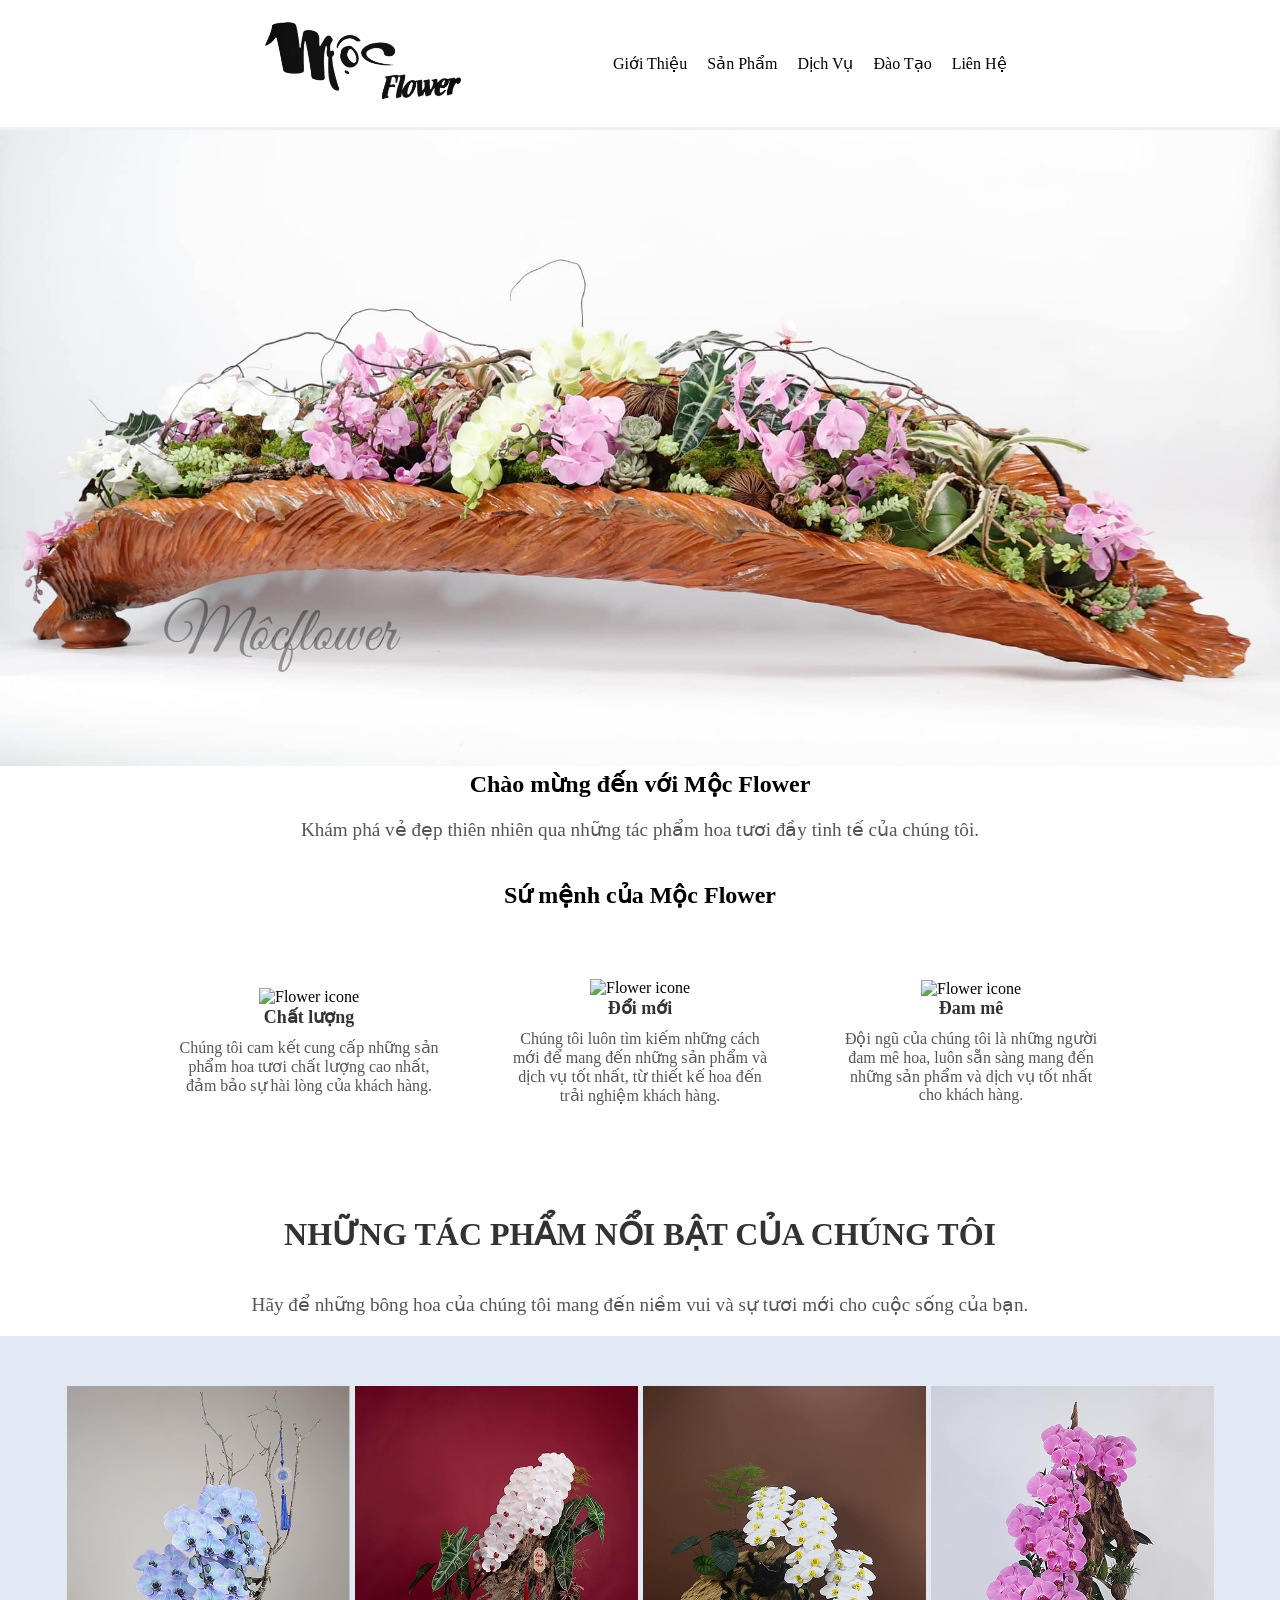
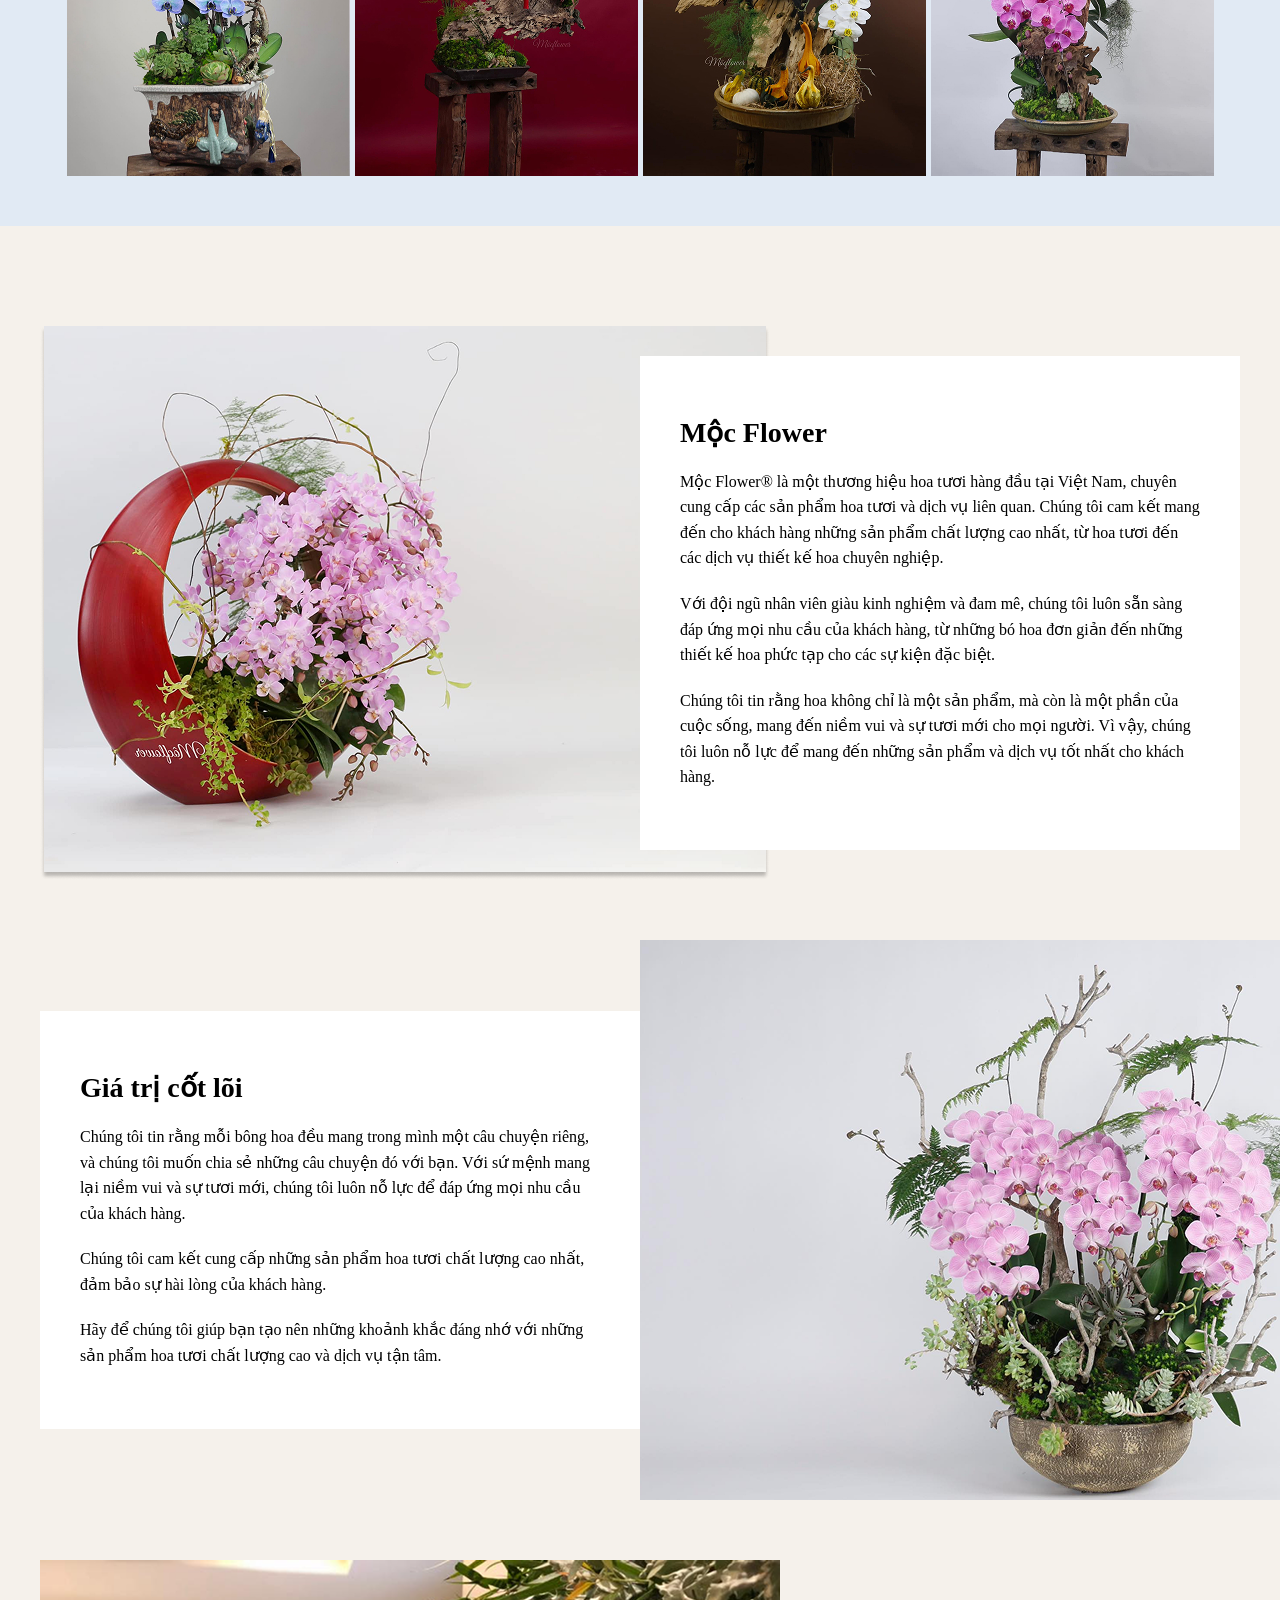
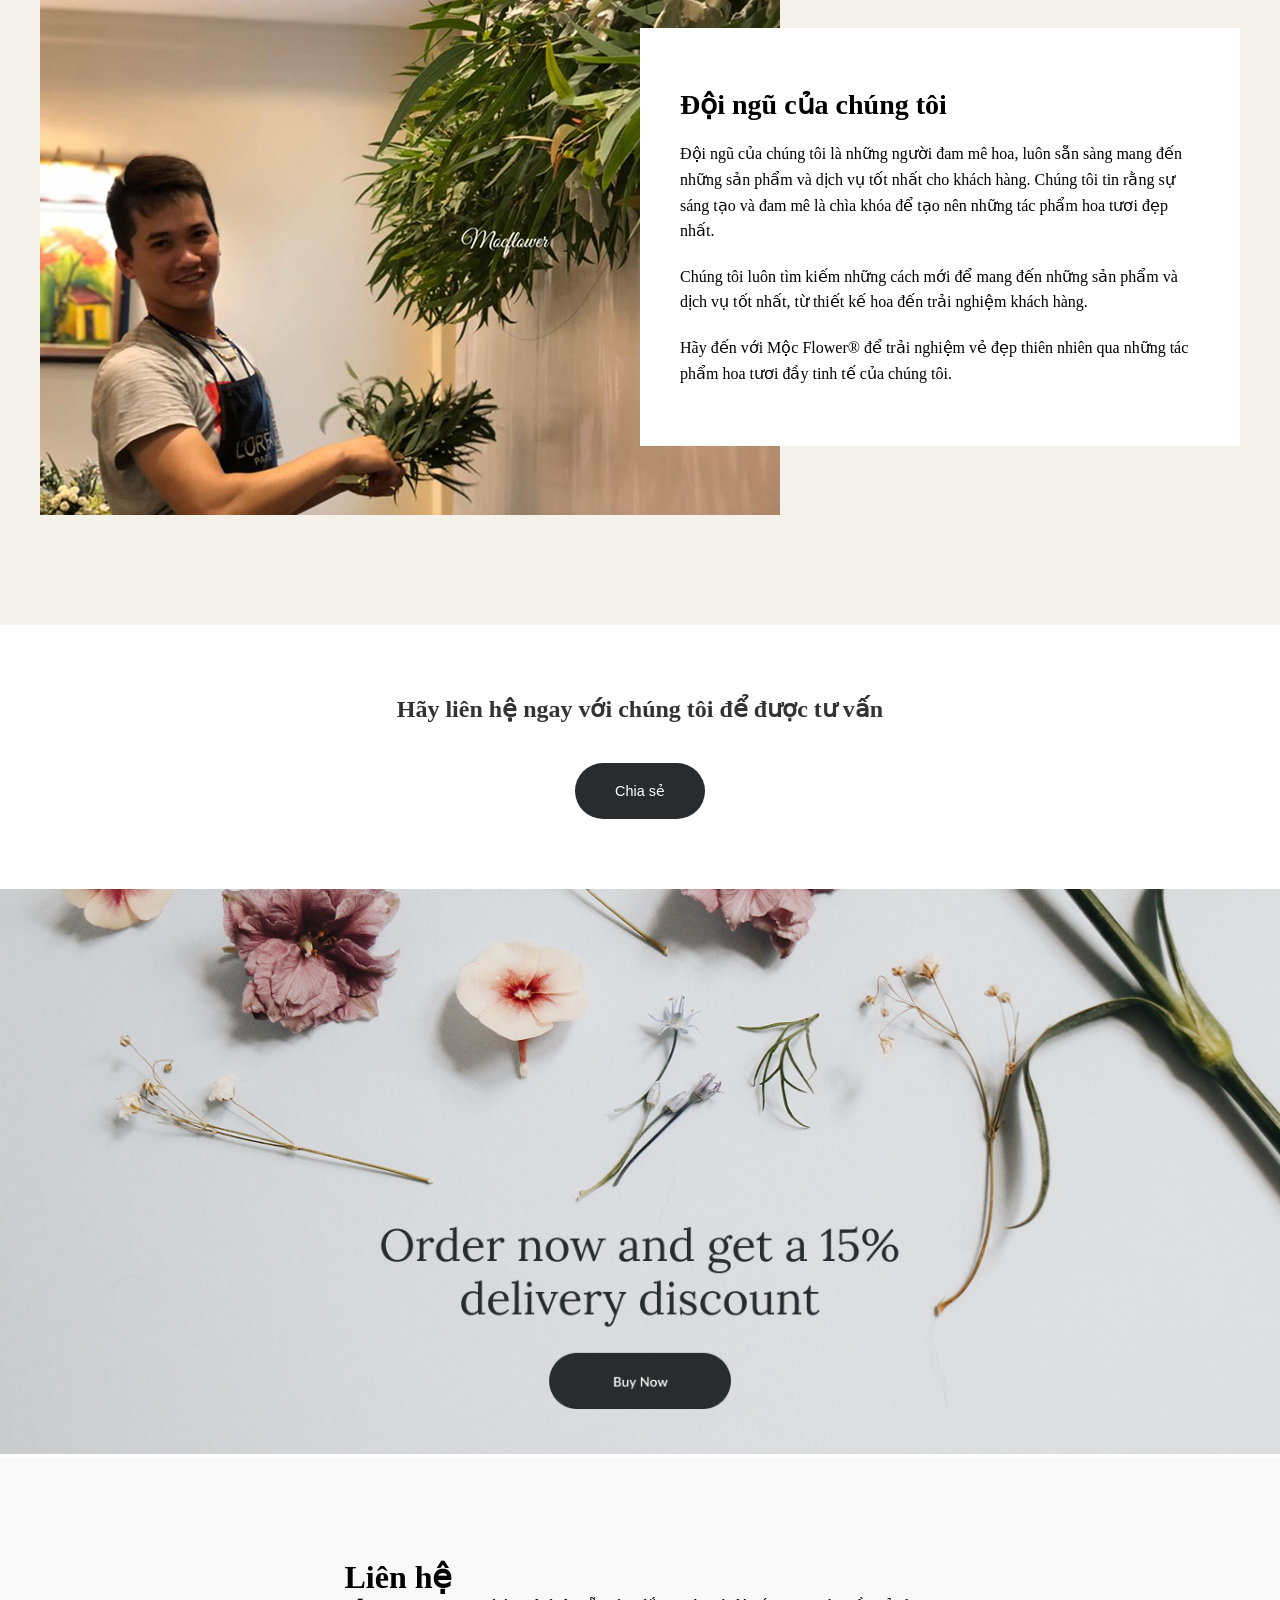
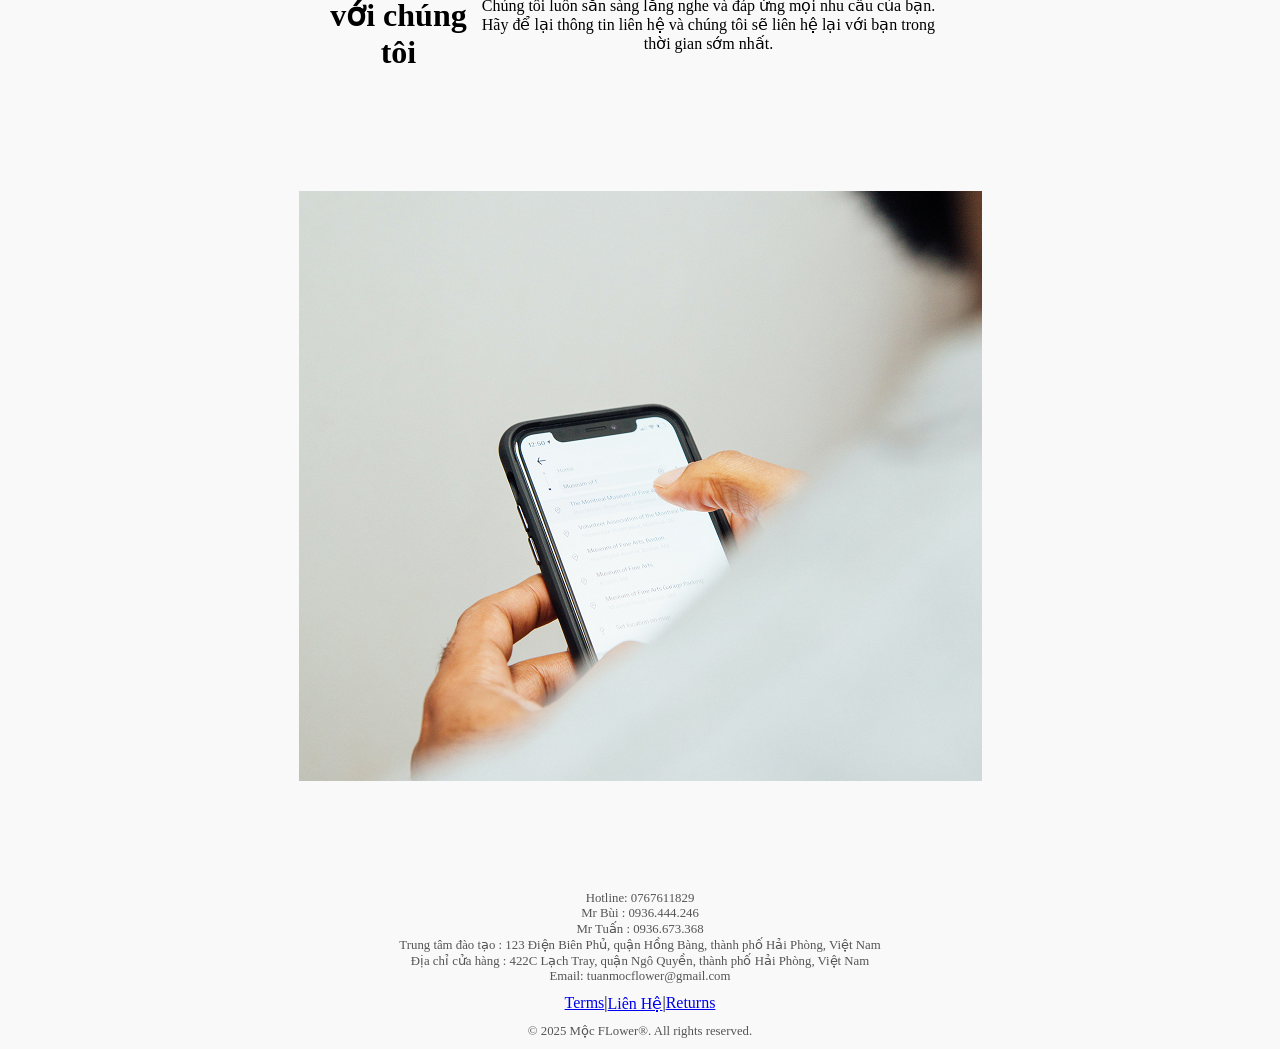
<file: index.html>
<!DOCTYPE html>
<html lang="en">
<head>
    <meta charset="UTF-8">
    <meta name="author" content="Bùi Thị Mỹ Anh - 0767611829">
    <meta name="description" content="Trang web chính thức của Mộc Flower®, nơi cung cấp các sản phẩm hoa tươi và dịch vụ liên quan.">
    <meta name="keywords" content="Mộc Flower, hoa tươi,lan hồ điệp, dịch vụ hoa, cửa hàng hoa, đào tạo từ cơ bản đến chuyên nghiệp">
    <title>Mộc Flower®</title>
    <link rel="icon" href="img/icon.png" type="image/png">
    <link rel="stylesheet" type="text/css" href="css/mystyle.css">
    <link rel="stylesheet" type="text/css" href="css/landing.css">
    <script src="java/script.js"></script>
</head>

<body>
    <header>
        <section class="banner">
            <section class="logo">
                <a href="index.html"><img src="img/logo.png" alt="Mộc Flower®"></a>
            </section>
            <nav class="nav-links">
                <a href="aboutus.html">Giới Thiệu</a>
                <a href="products.html">Sản Phẩm</a>
                <a href="services.html">Dịch Vụ</a>
                <a href="formation.html">Đào Tạo</a>
                <a href="contact.html">Liên Hệ</a>
            </nav>
        </section>
    </header>

    <section class="landing">
      <img src="img/66.jpg" alt="Landing Image">
    </section>

    <main>
      <section class="content">
        <h1> Chào mừng đến với Mộc Flower</h1>
        <p>Khám phá vẻ đẹp thiên nhiên qua những tác phẩm hoa tươi đầy tinh tế của chúng tôi.</p>
      </section>
      <section class="sumenh">
        <h2>Sứ mệnh của Mộc Flower</h2>
        <section class="mission">
            <section class="mission-item">
                <img scr="img/f1.png" alt="Flower icone">
                <h3>Chất lượng</h3>
                <p>Chúng tôi cam kết cung cấp những sản phẩm hoa tươi chất lượng cao nhất, đảm bảo sự hài lòng của khách hàng.</p>
            </section>
            <section class="mission-item">
                <img scr="img/f2.png" alt="Flower icone">
                <h3>Đổi mới</h3>
                <p>Chúng tôi luôn tìm kiếm những cách mới để mang đến những sản phẩm và dịch vụ tốt nhất, từ thiết kế hoa đến trải nghiệm khách hàng.</p>
            </section>
            <section class="mission-item">
                <img scr="img/f3.png" alt="Flower icone">
                <h3>Đam mê</h3>
                <p>Đội ngũ của chúng tôi là những người đam mê hoa, luôn sẵn sàng mang đến những sản phẩm và dịch vụ tốt nhất cho khách hàng.</p>
            </section>
        </section>
      </section>

      <section class="content">
          <h2>NHỮNG TÁC PHẨM NỔI BẬT CỦA CHÚNG TÔI</h2>
          <p>Hãy để những bông hoa của chúng tôi mang đến niềm vui và sự tươi mới cho cuộc sống của bạn.</p>
          <section class="gallery">
              <img src="img/p1.jpg" alt="Flower 1">
              <img src="img/p2.jpg" alt="Flower 3">
              <img src="img/p3.jpg" alt="Flower 4">
              <img src="img/p4.jpg" alt="Flower 5">
          </section>
      </section>

      <section class="aboutus">
        <article>
            <section class="aboutus-image">
                <img src="img/gth2.png" alt="About Us Image">
            </section>
            <section class="aboutus-content">
                <h2>Mộc Flower</h2>
                <p>Mộc Flower® là một thương hiệu hoa tươi hàng đầu tại Việt Nam, chuyên cung cấp các sản phẩm hoa tươi và dịch vụ liên quan. Chúng tôi cam kết mang đến cho khách hàng những sản phẩm chất lượng cao nhất, từ hoa tươi đến các dịch vụ thiết kế hoa chuyên nghiệp.</p>
                <p>Với đội ngũ nhân viên giàu kinh nghiệm và đam mê, chúng tôi luôn sẵn sàng đáp ứng mọi nhu cầu của khách hàng, từ những bó hoa đơn giản đến những thiết kế hoa phức tạp cho các sự kiện đặc biệt.</p>
                <p> Chúng tôi tin rằng hoa không chỉ là một sản phẩm, mà còn là một phần của cuộc sống, mang đến niềm vui và sự tươi mới cho mọi người. Vì vậy, chúng tôi luôn nỗ lực để mang đến những sản phẩm và dịch vụ tốt nhất cho khách hàng.</p>
            </section>
        </article>
        <article >
            <section class="aboutus-content">
                <h2>Giá trị cốt lõi</h2>
                <p>Chúng tôi tin rằng mỗi bông hoa đều mang trong mình một câu chuyện riêng, và chúng tôi muốn chia sẻ những câu chuyện đó với bạn. Với sứ mệnh mang lại niềm vui và sự tươi mới, chúng tôi luôn nỗ lực để đáp ứng mọi nhu cầu của khách hàng.</p>
                <p>Chúng tôi cam kết cung cấp những sản phẩm hoa tươi chất lượng cao nhất, đảm bảo sự hài lòng của khách hàng.</p>
                <p>Hãy để chúng tôi giúp bạn tạo nên những khoảnh khắc đáng nhớ với những sản phẩm hoa tươi chất lượng cao và dịch vụ tận tâm.</p>
            </section>
            <section class="aboutus-image">
                <img src="img/gth1.png" alt="About Us Image">
            </section>
        </article>
        <article>
            <section class="aboutus-image">
                <img src="img/gth3.png" alt="About Us Image">
            </section>
            <section class="aboutus-content">
                <h2>Đội ngũ của chúng tôi</h2>
                <p>Đội ngũ của chúng tôi là những người đam mê hoa, luôn sẵn sàng mang đến những sản phẩm và dịch vụ tốt nhất cho khách hàng. Chúng tôi tin rằng sự sáng tạo và đam mê là chìa khóa để tạo nên những tác phẩm hoa tươi đẹp nhất.</p>
                <p>Chúng tôi luôn tìm kiếm những cách mới để mang đến những sản phẩm và dịch vụ tốt nhất, từ thiết kế hoa đến trải nghiệm khách hàng.</p>
                <p>Hãy đến với Mộc Flower® để trải nghiệm vẻ đẹp thiên nhiên qua những tác phẩm hoa tươi đầy tinh tế của chúng tôi.</p>
            </section>
            
        </article>
    </section>
    <section class="quote">
        <h3>Hãy liên hệ ngay với chúng tôi để được tư vấn</h2>
        <input type="button" onclick="request();" name="Hoàn tất" value="Chia sẻ"></input>
    </section>

    <section class="landing">
      <img src="img/index2.png" alt="Landing Image">
    </section>

    <section class="contact">
        <div>
            <h2>Liên hệ với chúng tôi</h2>
            <p>Chúng tôi luôn sẵn sàng lắng nghe và đáp ứng mọi nhu cầu của bạn. Hãy để lại thông tin liên hệ và chúng tôi sẽ liên hệ lại với bạn trong thời gian sớm nhất.</p>
        </div>
        <div>
            <img src="img/lh1.jpg" alt="Contact Image">
        </div>
    </section>

    </main>

    <footer>
        <div class="address">
            <p>Hotline: 0767611829</p>
            <p>Mr Bùi : 0936.444.246 </p>
            <p>Mr Tuấn : 0936.673.368</p>
            <p>Trung tâm đào tạo : 123 Điện Biên Phủ, quận Hồng Bàng, thành phố Hải Phòng, Việt Nam </p>
            <p>Địa chỉ cửa hàng : 422C Lạch Tray, quận Ngô Quyền, thành phố Hải Phòng, Việt Nam</p> 
            <p>Email: tuanmocflower@gmail.com</p>
        </div>
        <div class="footer-links">
          <a href="#">Terms</a> |
          <a href="contact.html">Liên Hệ</a> |
          <a href="#">Returns</a>
        </div>
        <p>&copy; 2025 Mộc FLower®. All rights reserved.</p>
    </footer>
</body>
</html>
</file>
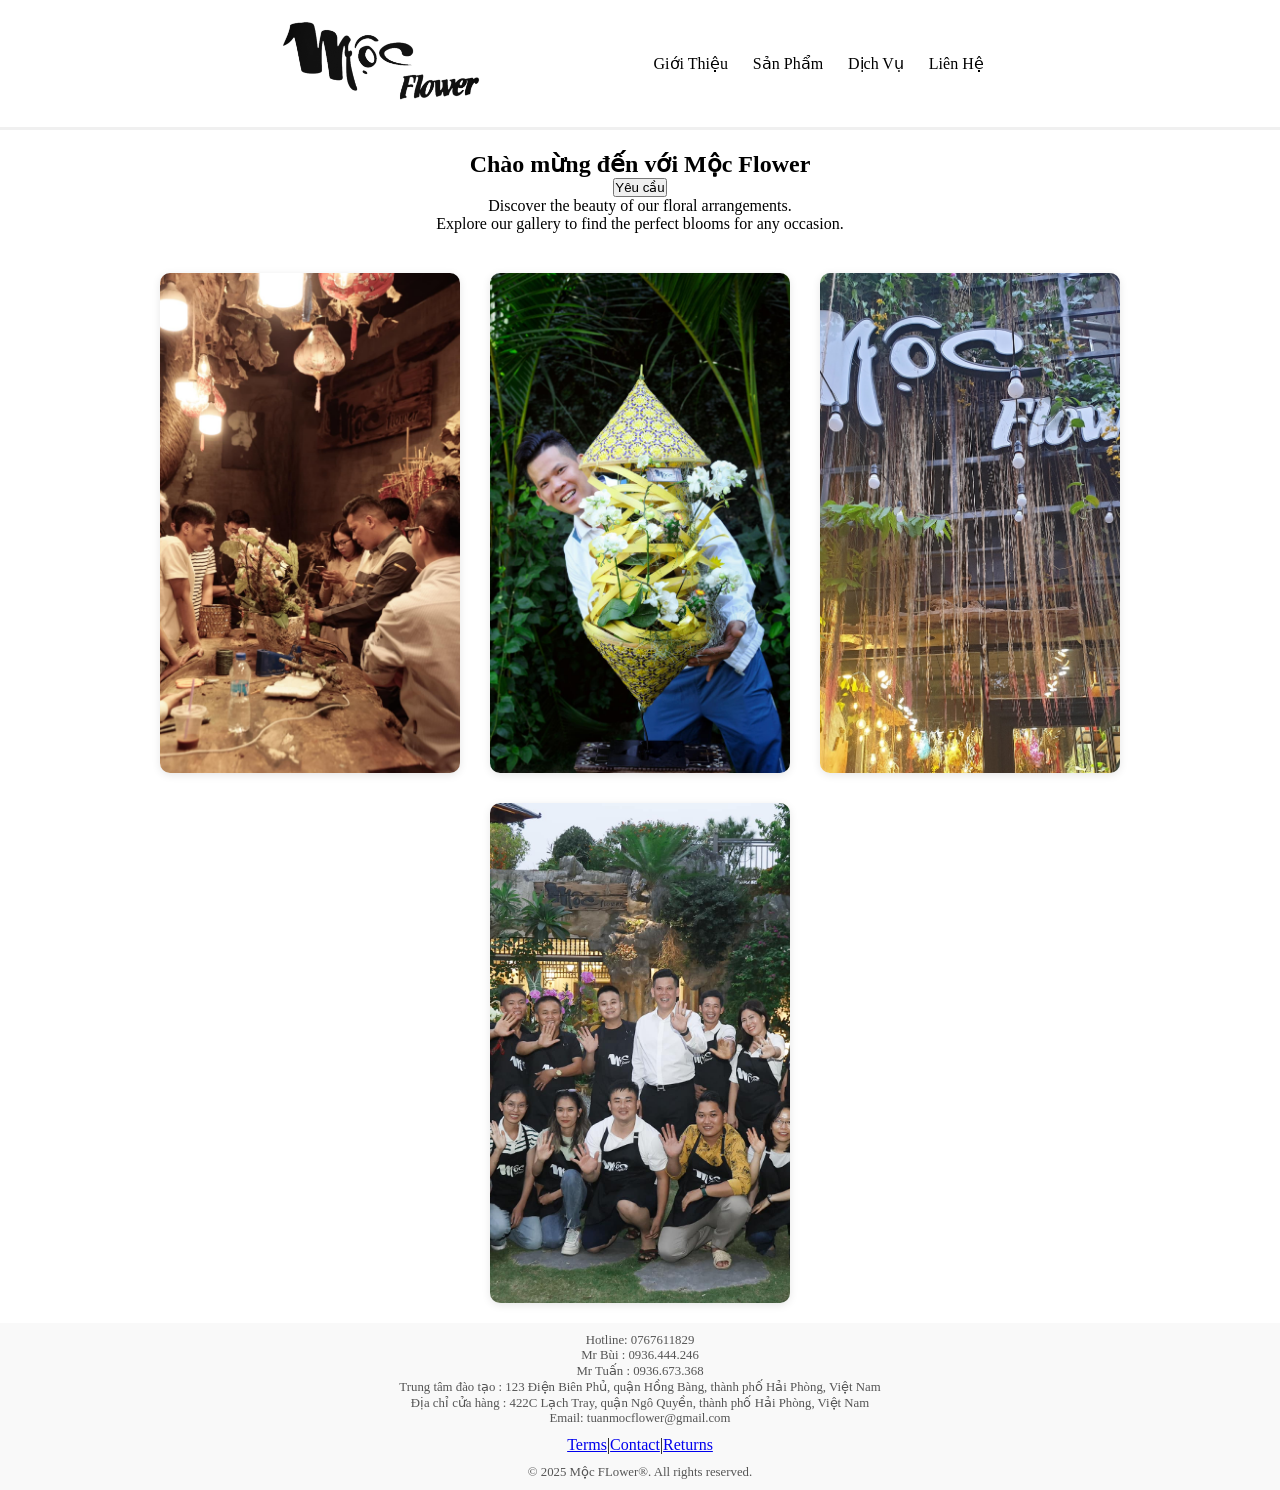
<file: aboutus.html>
<!DOCTYPE html>
<html lang="en">
<head>
    <meta charset="UTF-8">
    <meta name="author" content="Bùi Thị Mỹ Anh - 0767611829">
    <meta name="description" content="Trang web chính thức của Mộc Flower®, nơi cung cấp các sản phẩm hoa tươi và dịch vụ liên quan.">
    <meta name="keywords" content="Mộc Flower, hoa tươi,lan hồ điệp, dịch vụ hoa, cửa hàng hoa, đào tạo từ cơ bản đến chuyên nghiệp">
    <title>Mộc Flower®</title>
    <link rel="icon" href="img/icon.png" type="image/png">
    <link rel="stylesheet" type="text/css" href="css/mystyle.css">
    <link rel="stylesheet" type="text/css" href="css/aboutus.css">
    <script src="java/script.js"></script>
</head>

<body> 
    <header>
        <section class="banner">
            <section class="logo">
                <a href="index.html"><img src="img/logo.png" alt="Mộc Flower®"></a>
            </section>
            <nav class="nav-links">
                <a href="aboutus.html">Giới Thiệu</a>
                <a href="products.html">Sản Phẩm</a>
                <a href="services.html">Dịch Vụ</a>
                <a href="contact.html">Liên Hệ</a>
            </nav>
        </section>
    </header>

    <main>
        <section class="content">
            <h1>Chào mừng đến với Mộc Flower</h1>
            <input type="button" onclick="request();" name="Hoàn tất" value="Yêu cầu"></input>
            <p>Discover the beauty of our floral arrangements.</p>
            <p>Explore our gallery to find the perfect blooms for any occasion.</p>
        </section>

        <section class="gallery">
            <img src="img/88.jpg" alt="Flower 1">
            <img src="img/5.jpg" alt="Flower 3">
            <img src="img/16.jpg" alt="Flower 1">
            <img src="img/55.jpg" alt="Flower 3">
        </section>
    </main>
    
    <footer>
        <div class="address">
            <p>Hotline: 0767611829</p>
            <p>Mr Bùi : 0936.444.246 </p>
            <p>Mr Tuấn : 0936.673.368</p>
            <p>Trung tâm đào tạo : 123 Điện Biên Phủ, quận Hồng Bàng, thành phố Hải Phòng, Việt Nam </p>
            <p>Địa chỉ cửa hàng : 422C Lạch Tray, quận Ngô Quyền, thành phố Hải Phòng, Việt Nam</p> 
            <p>Email: tuanmocflower@gmail.com</p>
        </div>
        <div class="footer-links">
          <a href="#">Terms</a> |
          <a href="#">Contact</a> |
          <a href="#">Returns</a>
        </div>
        <p>&copy; 2025 Mộc FLower®. All rights reserved.</p>
    </footer>
</body>
</html>
</file>
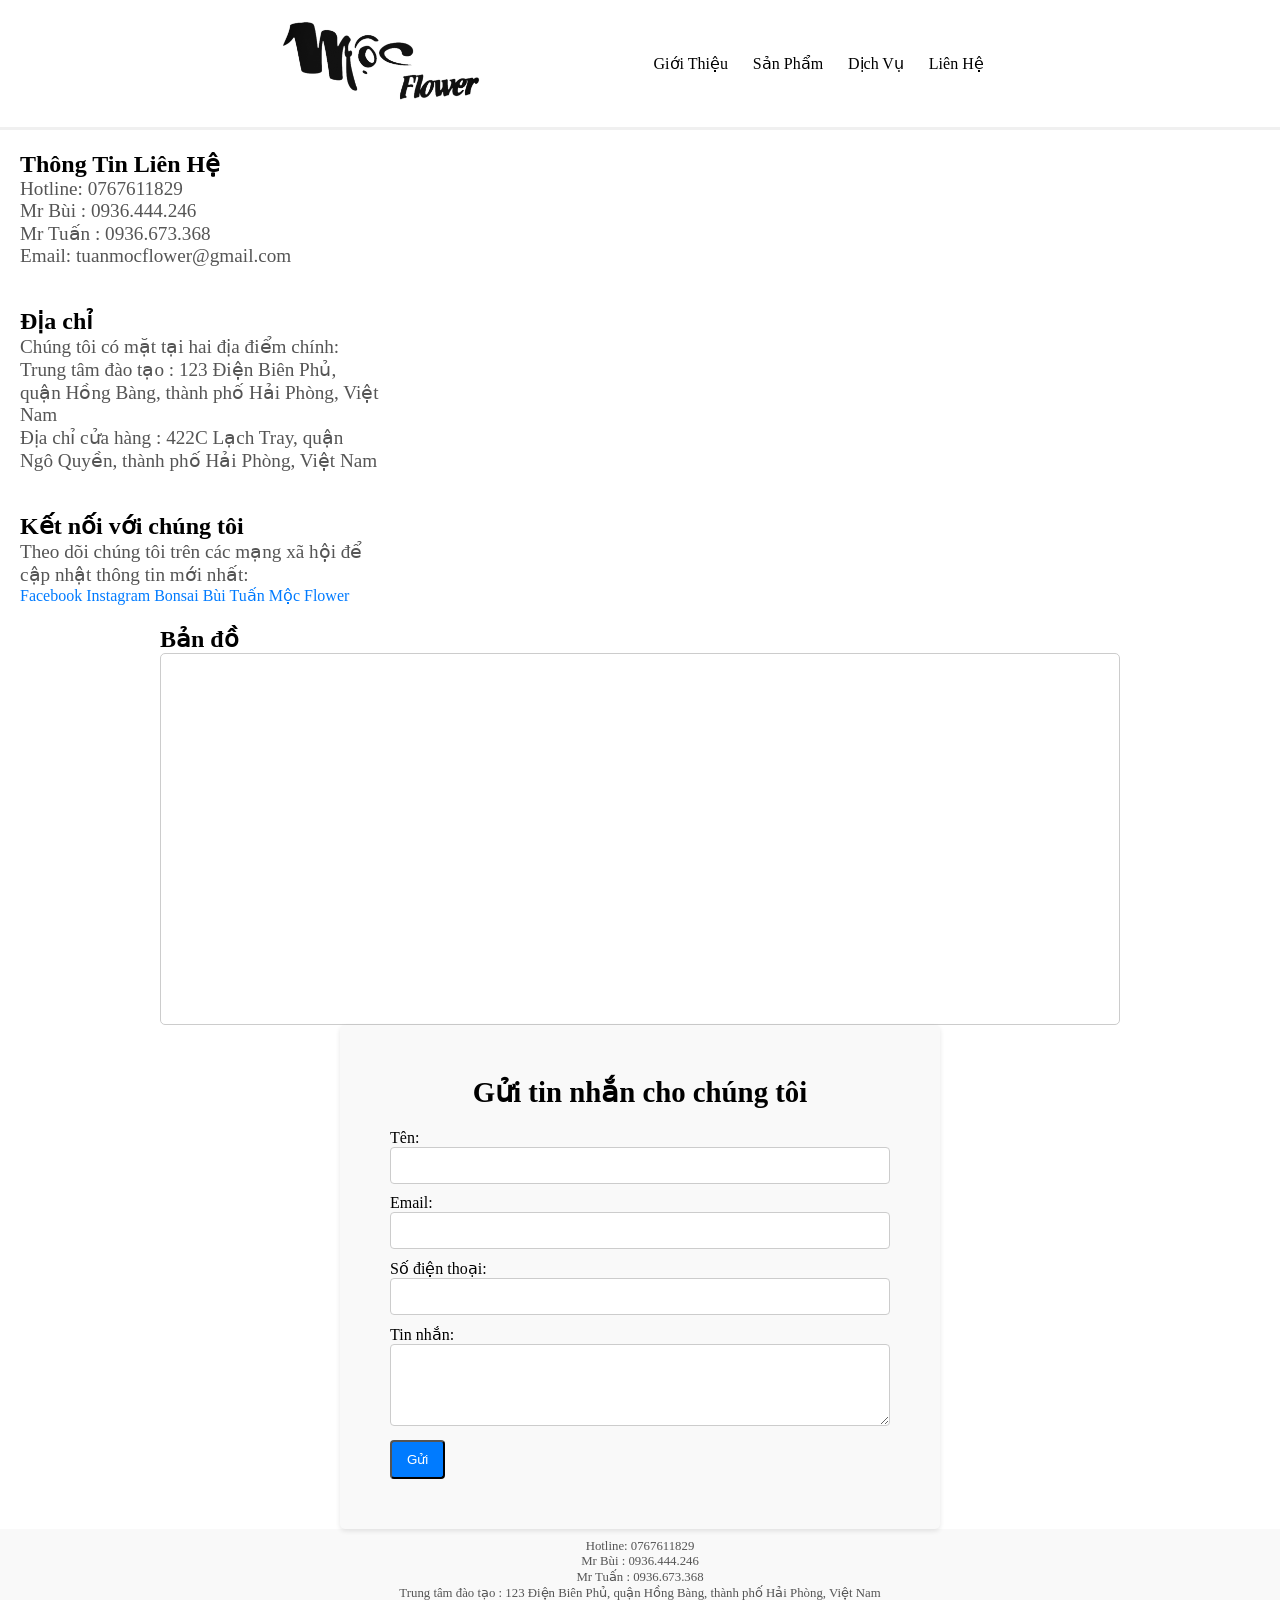
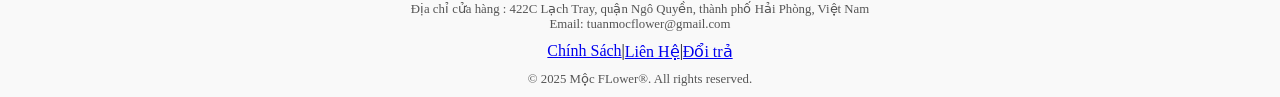
<file: contact.html>
<!DOCTYPE html>
<html lang="en">
<head>
    <meta charset="UTF-8">
    <meta name="author" content="Bùi Thị Mỹ Anh - 0767611829">
    <meta name="description" content="Trang web chính thức của Mộc Flower®, nơi cung cấp các sản phẩm hoa tươi và dịch vụ liên quan.">
    <meta name="keywords" content="Mộc Flower, hoa tươi,lan hồ điệp, dịch vụ hoa, cửa hàng hoa, đào tạo từ cơ bản đến chuyên nghiệp">
    <title>Mộc Flower®</title>
    <link rel="icon" href="img/icon.png" type="image/png">
    <link rel="stylesheet" type="text/css" href="css/mystyle.css">
    <link rel="stylesheet" type="text/css" href="css/contact.css">
    <script src="java/script.js"></script>
</head>

<body>
    <header>
        <section class="banner">
            <section class="logo">
                <a href="index.html"><img src="img/logo.png" alt="Mộc Flower®"></a>
            </section>
            <nav class="nav-links">
                <a href="aboutus.html">Giới Thiệu</a>
                <a href="products.html">Sản Phẩm</a>
                <a href="services.html">Dịch Vụ</a>
                <a href="contact.html">Liên Hệ</a>
            </nav>
        </section>
    </header>

    <main>
        <section class="contact">
            <h2>Thông Tin Liên Hệ</h2>
            <p>Hotline: 0767611829</p>
            <p>Mr Bùi : 0936.444.246 </p>
            <p>Mr Tuấn : 0936.673.368</p>
            <p>Email: tuanmocflower@gmail.com</p>
        </section>
        <section class="contact">
            <h2>Địa chỉ</h2>
            <p>Chúng tôi có mặt tại hai địa điểm chính:</p>
            <p>Trung tâm đào tạo : 123 Điện Biên Phủ, quận Hồng Bàng, thành phố Hải Phòng, Việt Nam</p>
            <p>Địa chỉ cửa hàng : 422C Lạch Tray, quận Ngô Quyền, thành phố Hải Phòng, Việt Nam</p> 
        </section>
        <section class="contact">
            <h2>Kết nối với chúng tôi</h2>
            <p>Theo dõi chúng tôi trên các mạng xã hội để cập nhật thông tin mới nhất:</p>
            <ul>
                <a href="https://www.facebook.com/Mocflower.422cLachTray" target="_blank">Facebook</a>
                <a href="https://www.instagram.com/mocflower.shop" target="_blank">Instagram</a>
                <a href="https://www.facebook.com/bui.hoang.336" target="_blank">Bonsai Bùi</a>
                <a href="https://www.facebook.com/tuan.hp.983897" target="_blank">Tuấn Mộc Flower</a>
            </ul>
        </section>

        <section class="map">
            <h2>Bản đồ</h2>
            <iframe src="https://www.google.com/maps/embed/v1/place?q=422C+Lạch+Tray,+quận+Ngô+Quyền,+thành+phố+Hải+Phòng,+Việt+Nam&key=AIzaSyBFw0Qbyq9zTFTd-tUY6dZWTgaQzuU17R8"></iframe>
        </section>

        <section class="contact-form">
            <h2>Gửi tin nhắn cho chúng tôi</h2>
            <form action="submit_form.php" method="post">
                <label for="name">Tên:</label>
                <input type="text" id="name" name="name" required>

                <label for="email">Email:</label>
                <input type="email" id="email" name="email">

                <label for="phone number">Số điện thoại:</label>
                <input type="number" id="phone number" name="phone number" required>

                <label for="message">Tin nhắn:</label>
                <textarea id="message" name="message" rows="4" required></textarea>

                <button type="submit">Gửi</button>
            </form>
        </section>  
    </main>

    <footer>
        <div class="address">
            <p>Hotline: 0767611829</p>
            <p>Mr Bùi : 0936.444.246 </p>
            <p>Mr Tuấn : 0936.673.368</p>
            <p>Trung tâm đào tạo : 123 Điện Biên Phủ, quận Hồng Bàng, thành phố Hải Phòng, Việt Nam </p>
            <p>Địa chỉ cửa hàng : 422C Lạch Tray, quận Ngô Quyền, thành phố Hải Phòng, Việt Nam</p> 
            <p>Email: tuanmocflower@gmail.com</p>
        </div>
        <div class="footer-links">
          <a href="#">Chính Sách</a> |
          <a href="contact.html">Liên Hệ</a> |
          <a href="#">Đổi trả</a>
        </div>
        <p>&copy; 2025 Mộc FLower®. All rights reserved.</p>
    </footer>
</body>
</html>
</file>
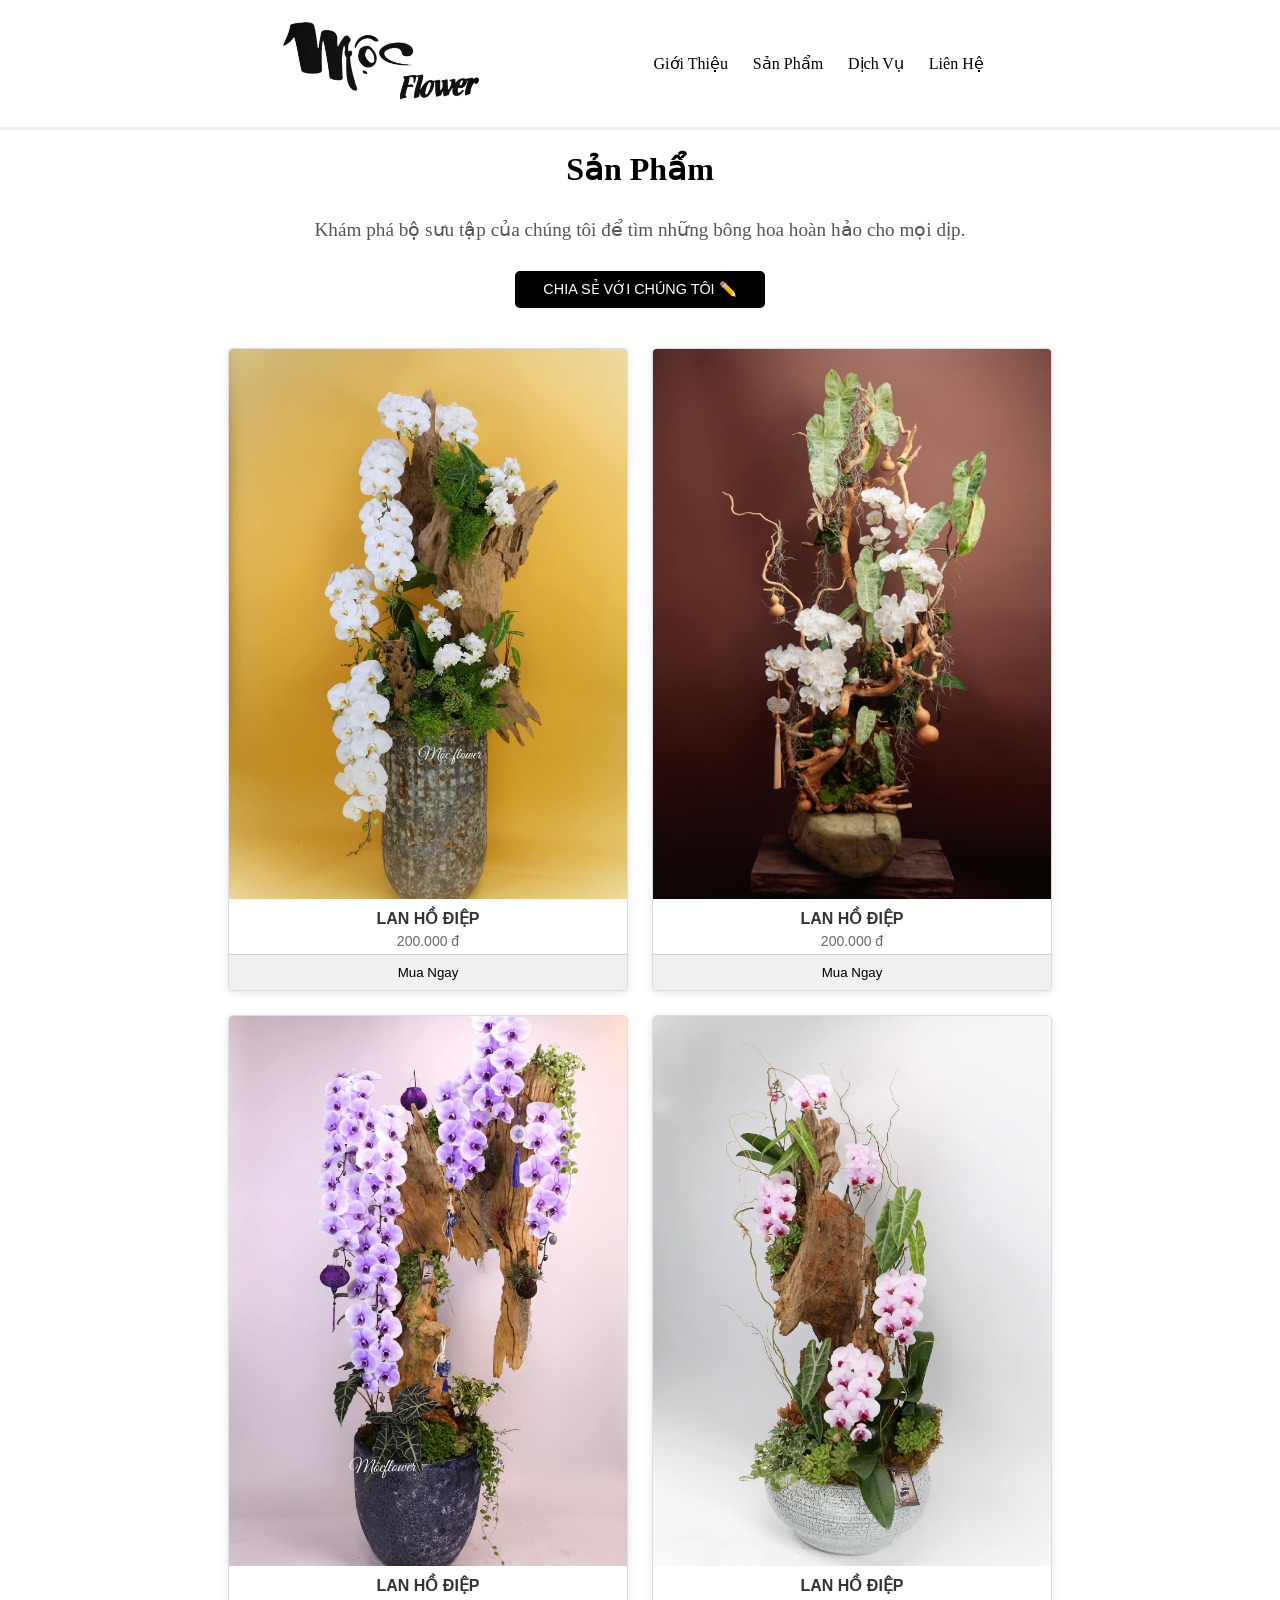
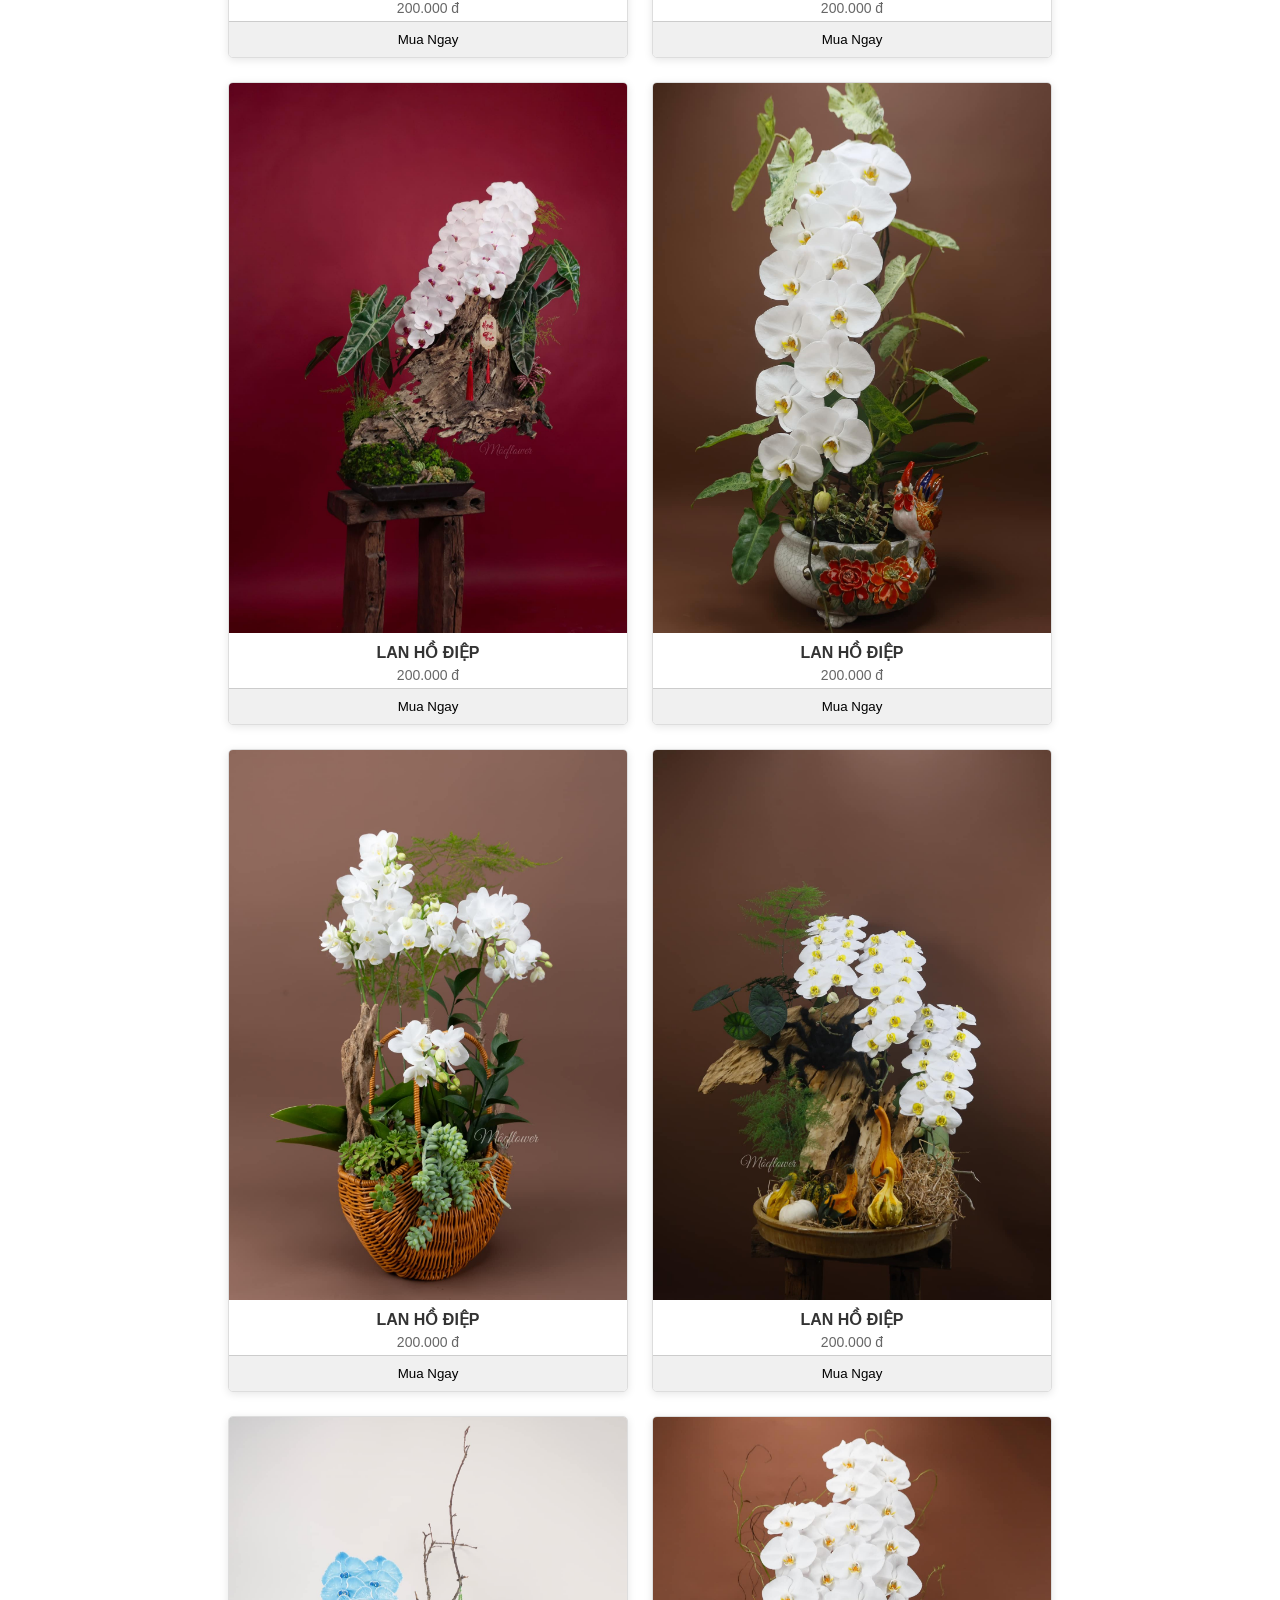
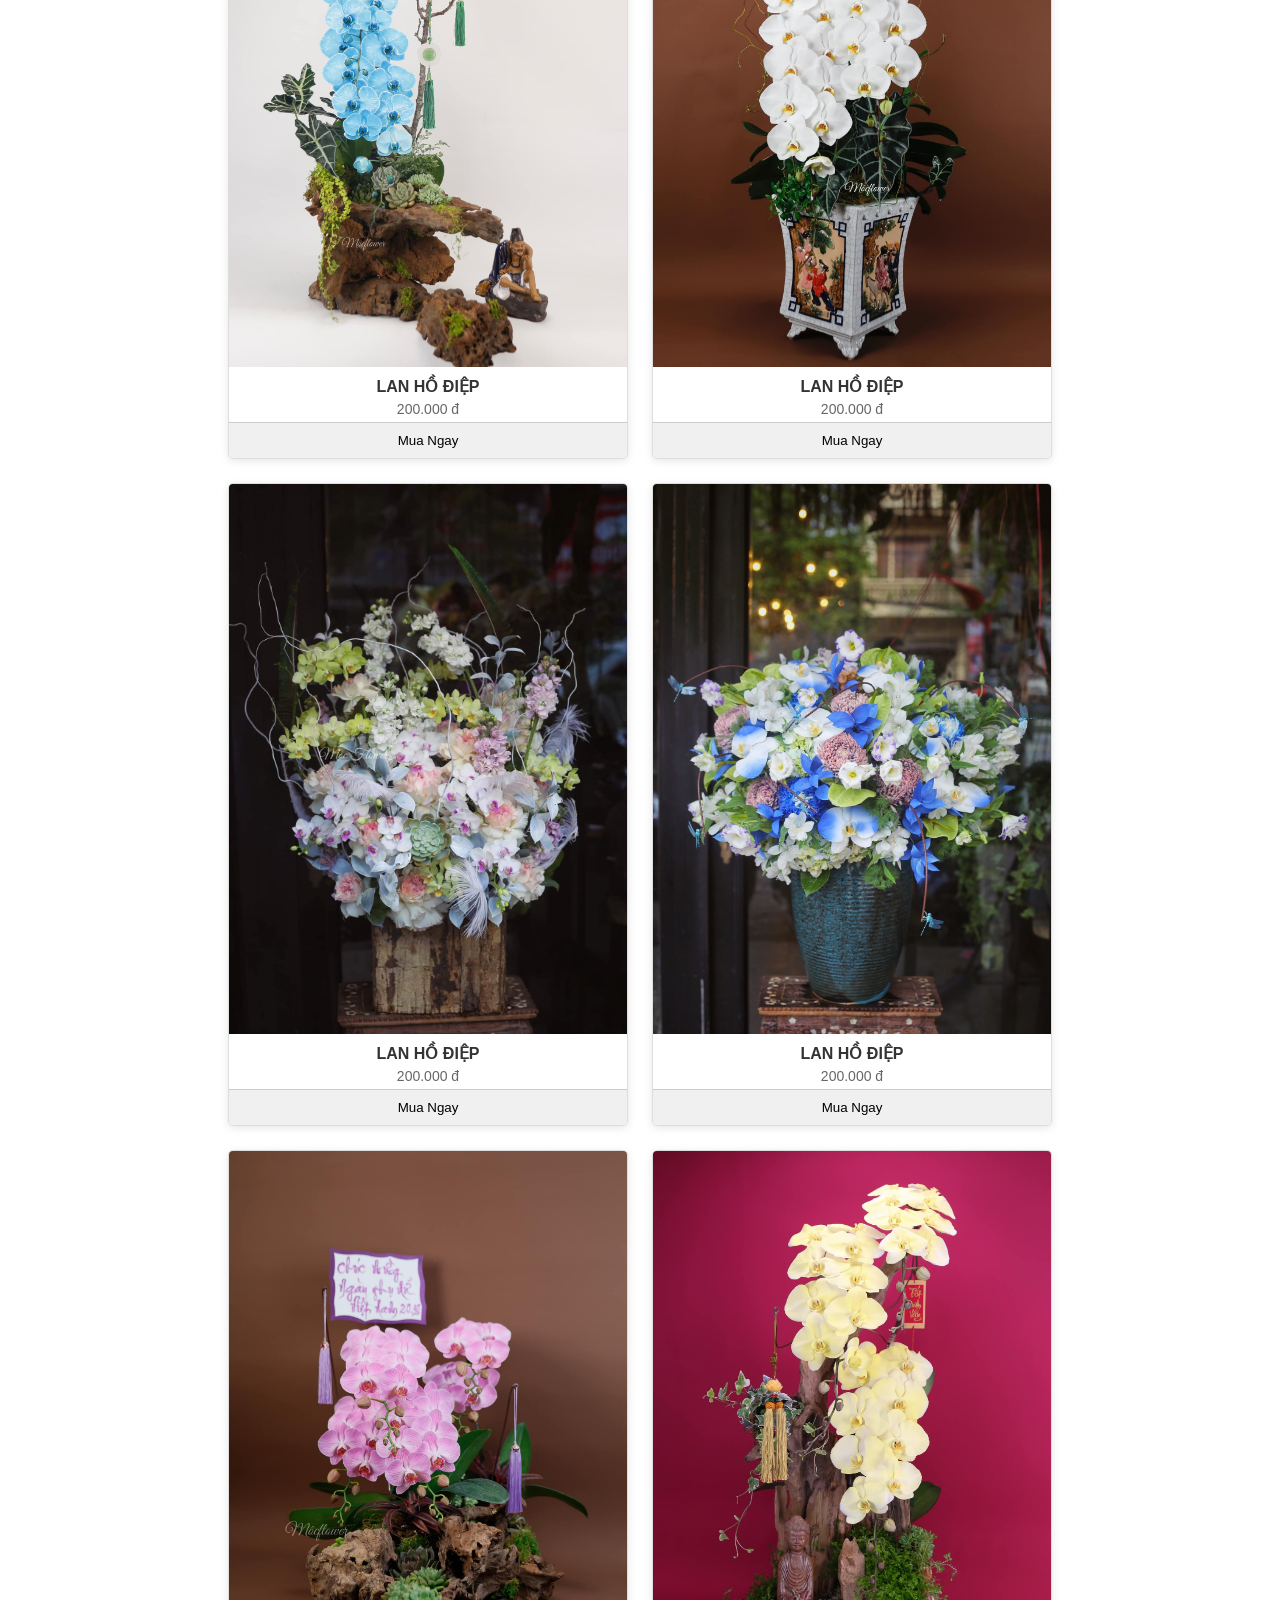
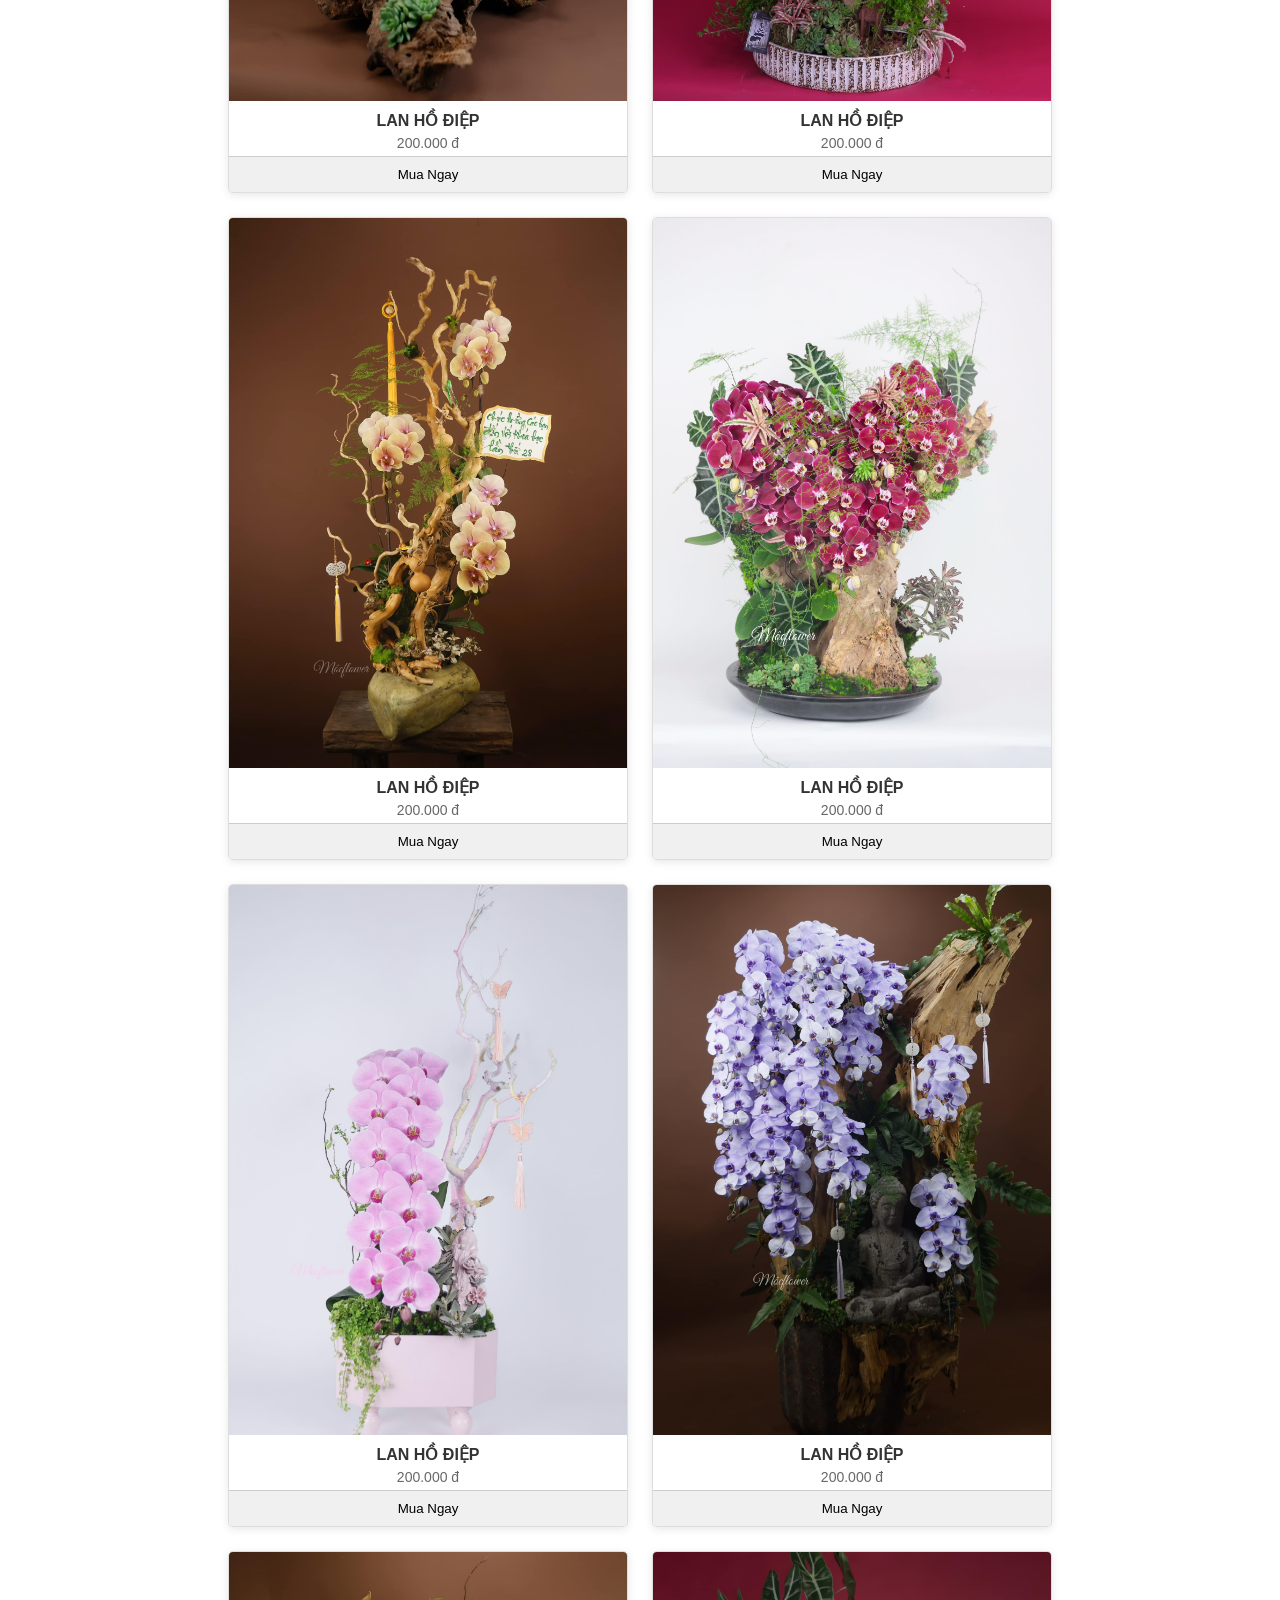
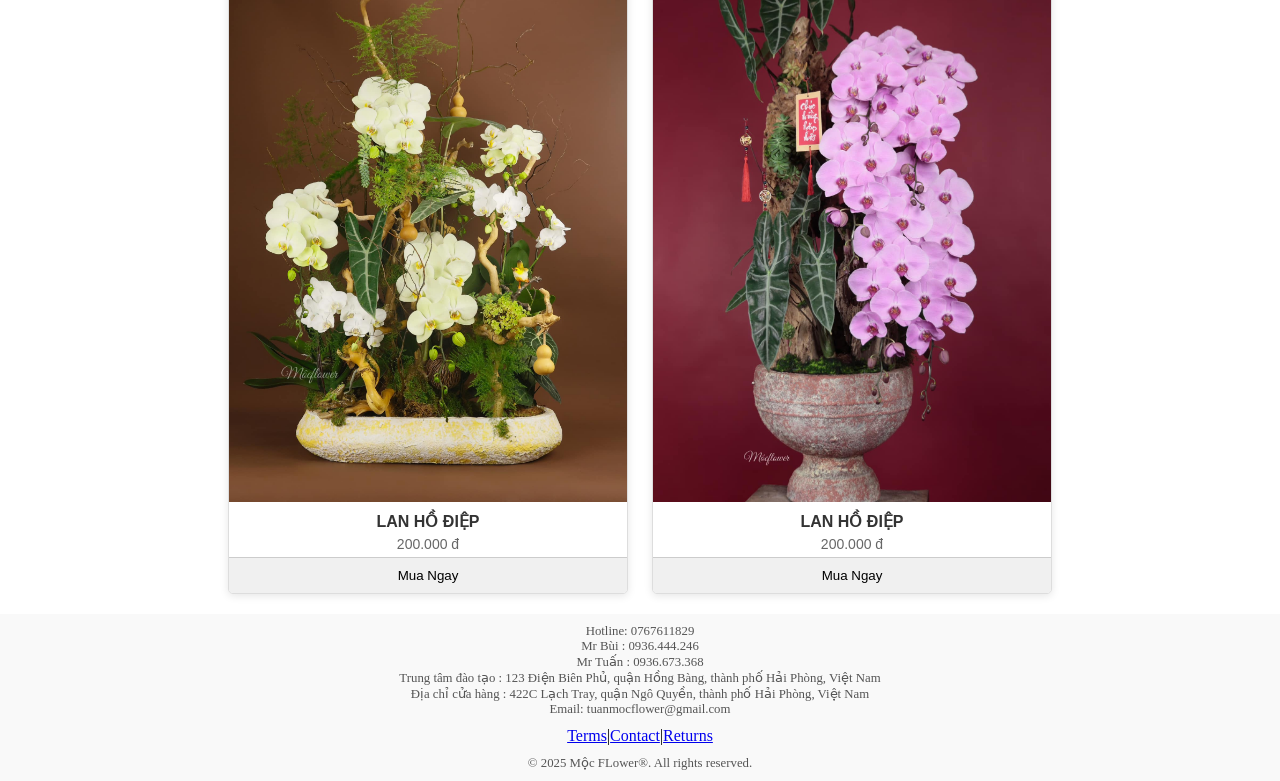
<file: products.html>
<!DOCTYPE html>
<html lang="en">
<head>
    <meta charset="UTF-8">
    <meta name="author" content="Bùi Thị Mỹ Anh - 0767611829">
    <meta name="description" content="Trang web chính thức của Mộc Flower®, nơi cung cấp các sản phẩm hoa tươi và dịch vụ liên quan.">
    <meta name="keywords" content="Mộc Flower, hoa tươi,lan hồ điệp, dịch vụ hoa, cửa hàng hoa, đào tạo từ cơ bản đến chuyên nghiệp">
    <title>Mộc Flower®</title>
    <link rel="icon" href="img/icon.png" type="image/png">
    <link rel="stylesheet" type="text/css" href="css/mystyle.css">
    <link rel="stylesheet" type="text/css" href="css/products.css">
    <script src="java/script.js"></script>
</head>

<body>
    <header>
        <section class="banner">
            <section class="logo">
                <a href="index.html"><img src="img/logo.png" alt="Mộc Flower®"></a>
            </section>
            <nav class="nav-links">
                <a href="aboutus.html">Giới Thiệu</a>
                <a href="products.html">Sản Phẩm</a>
                <a href="services.html">Dịch Vụ</a>
                <a href="contact.html">Liên Hệ</a>
            </nav>
        </section>
    </header>
    <main>
        <section class="content">
            <h2>Sản Phẩm</h2>
            <p>Khám phá bộ sưu tập của chúng tôi để tìm những bông hoa hoàn hảo cho mọi dịp.</p>
            <input type="button" onclick="request();" name="Hoàn tất" value="CHIA SẺ VỚI CHÚNG TÔI ✏️"></input>
        </section>
       
        <section class="product-list">
            <div class="product">
                <img src="img/200.jpg" alt="LAN HỒ ĐIỆP">
                <h3>LAN HỒ ĐIỆP</h3>
                <p>200.000 đ</p>
                <div class="buy-button">
                    <button onclick="request();">Mua Ngay</button>
                </div>
            </div>
            <div class="product">
                <img src="img/201.jpg" alt="LAN HỒ ĐIỆP">
                <h3>LAN HỒ ĐIỆP</h3>
                <p>200.000 đ</p>
                <button onclick="request();">Mua Ngay</button>
            </div>

            <div class="product">
                <img src="img/202.jpg" alt="LAN HỒ ĐIỆP">
                <h3>LAN HỒ ĐIỆP</h3>
                <p>200.000 đ</p>
                <div class="buy-button">
                    <button onclick="request();">Mua Ngay</button>
                </div>
            </div>

            <div class="product">
                <img src="img/203.jpg" alt="LAN HỒ ĐIỆP">
                <h3>LAN HỒ ĐIỆP</h3>
                <p>200.000 đ</p>
                <button onclick="request();">Mua Ngay</button>
            </div>

            <div class="product">
                <img src="img/204.jpg" alt="LAN HỒ ĐIỆP">
                <h3>LAN HỒ ĐIỆP</h3>
                <p>200.000 đ</p>
                <button onclick="request();">Mua Ngay</button>
            </div>

            <div class="product">
                <img src="img/205.jpg" alt="LAN HỒ ĐIỆP">
                <h3>LAN HỒ ĐIỆP</h3>
                <p>200.000 đ</p>
                <button onclick="request();">Mua Ngay</button>
            </div>

            <div class="product">
                <img src="img/206.jpg" alt="LAN HỒ ĐIỆP">
                <h3>LAN HỒ ĐIỆP</h3>
                <p>200.000 đ</p>
                <button onclick="request();">Mua Ngay</button>
            </div>

            <div class="product">
                <img src="img/223.jpg" alt="LAN HỒ ĐIỆP">
                <h3>LAN HỒ ĐIỆP</h3>
                <p>200.000 đ</p>
                <button onclick="request();">Mua Ngay</button>
            </div>
            <div class="product">
                <img src="img/224.jpg" alt="LAN HỒ ĐIỆP">
                <h3>LAN HỒ ĐIỆP</h3>
                <p>200.000 đ</p>
                <button onclick="request();">Mua Ngay</button>
            </div>
            <div class="product">
                <img src="img/225.jpg" alt="LAN HỒ ĐIỆP">
                <h3>LAN HỒ ĐIỆP</h3>
                <p>200.000 đ</p>
                <button onclick="request();">Mua Ngay</button>
            </div>
            <div class="product">
                <img src="img/227.jpg" alt="LAN HỒ ĐIỆP">
                <h3>LAN HỒ ĐIỆP</h3>
                <p>200.000 đ</p>
                <button onclick="request();">Mua Ngay</button>
            </div>
            <div class="product">
                <img src="img/228.jpg" alt="LAN HỒ ĐIỆP">
                <h3>LAN HỒ ĐIỆP</h3>
                <p>200.000 đ</p>
               <button onclick="request();">Mua Ngay</button>
            </div>
            <div class="product">
                <img src="img/229.jpg" alt="LAN HỒ ĐIỆP">
                <h3>LAN HỒ ĐIỆP</h3>
                <p>200.000 đ</p>
                <button onclick="request();">Mua Ngay</button>
            </div>
            <div class="product">
                <img src="img/230.jpg" alt="LAN HỒ ĐIỆP">
                <h3>LAN HỒ ĐIỆP</h3>
                <p>200.000 đ</p>
                <button onclick="request();">Mua Ngay</button>
            </div>
            <div class="product">
                <img src="img/63.jpg" alt="LAN HỒ ĐIỆP">
                <h3>LAN HỒ ĐIỆP</h3>
                <p>200.000 đ</p>
                <button onclick="request();">Mua Ngay</button>
            </div>
            <div class="product">
                <img src="img/4.jpg" alt="LAN HỒ ĐIỆP">
                <h3>LAN HỒ ĐIỆP</h3>
                <p>200.000 đ</p>
                <button onclick="request();">Mua Ngay</button>
            </div>
            <div class="product">
                <img src="img/24.jpg" alt="LAN HỒ ĐIỆP">
                <h3>LAN HỒ ĐIỆP</h3>
                <p>200.000 đ</p>
                <button onclick="request();">Mua Ngay</button>
            </div>
            <div class="product">
                <img src="img/67.jpg" alt="LAN HỒ ĐIỆP">
                <h3>LAN HỒ ĐIỆP</h3>
                <p>200.000 đ</p>
                <button onclick="request();">Mua Ngay</button>
            </div>
            <div class="product">
                <img src="img/99.jpg" alt="LAN HỒ ĐIỆP">
                <h3>LAN HỒ ĐIỆP</h3>
                <p>200.000 đ</p>
                <button onclick="request();">Mua Ngay</button>
            </div>
            <div class="product">
                <img src="img/95.jpg" alt="LAN HỒ ĐIỆP">
                <h3>LAN HỒ ĐIỆP</h3>
                <p>200.000 đ</p>
                <button onclick="request();">Mua Ngay</button>
            </div>
        </section>

    </main>
    
    <footer>
        <div class="address">
            <p>Hotline: 0767611829</p>
            <p>Mr Bùi : 0936.444.246 </p>
            <p>Mr Tuấn : 0936.673.368</p>
            <p>Trung tâm đào tạo : 123 Điện Biên Phủ, quận Hồng Bàng, thành phố Hải Phòng, Việt Nam </p>
            <p>Địa chỉ cửa hàng : 422C Lạch Tray, quận Ngô Quyền, thành phố Hải Phòng, Việt Nam</p> 
            <p>Email: tuanmocflower@gmail.com</p>
        </div>
        <div class="footer-links">
          <a href="#">Terms</a> |
          <a href="#">Contact</a> |
          <a href="#">Returns</a>
        </div>
        <p>&copy; 2025 Mộc FLower®. All rights reserved.</p>
    </footer>
</body>
</html>
</file>
<file: css/mystyle.css>
* {
  margin: 0;
  padding: 0;
  box-sizing: border-box;
}

body {
    margin: 0;
    font-family: Lora , serif;
    padding: 0;
    background: #fff;
    color: #000;
    min-width: 400px; /* Ensure the body has a minimum width */
}

/* Smart Phone */
@media screen and (max-width: 767px) {
 
}
/* Tablet */
@media screen and (min-width: 768) and (max-width: 1023px) {
   
}
/* Desktop */
@media screen and (min-width: 1024px) {
}
    
    header {
        width: 100%;
        border-bottom: 3px solid #f0f0f0; /* Line under the header */   
        display: flex;
        align-items: center;
        justify-content: center;
    }
        .banner {
            width: 80%;
            display: flex;
            flex-wrap: wrap;
            justify-content: space-evenly;
            gap: 24px;
            padding: 20px;
        }
        /* Logo section */
        .logo { 
            width: 50 px;
            display: flex;
            color: black;
            font-size: 1.5em;
            font-weight: normal;
            text-decoration: none;
        }
        .logo img {
            width: 200px; /* Adjust the size of the logo */
            height: auto;
        }

        /* Menu section */
        .nav-links {
            min-width: 360px;
            display: flex;
            align-items: center;
            justify-content: space-evenly;
            
        }

        /* Navigation links */
        .nav-links a {
            color: black;
            font-size: 0.8 em;
            text-decoration: none;
            padding: 10px 10px; /* Padding around the links */
            
        }
        .nav-links a:hover {
            background-color: #f0f0f0; /* Change background on hover */
            color: #000; /* Change text color on hover */
        }


    main {
        width: 100%;
        margin-top: 50px;
        margin-bottom: 50px;
        margin : 0 auto;
        min-width: 360px; /* Ensure the main content has a minimum width */
        display: flex;
        flex-direction: column;
    }

    footer {
        margin : 0 auto;
        padding: 10px;
        font-size: 1em;
        text-align: center;
        background-color: #f9f9f9;
    }
        .adress {
            margin: 20px auto;
            text-align: center;
            font-size: 1em;
        }
        .footer-links {
            display: flex;
            justify-content: center;
            margin: 10px;
        }
        footer p {
            font-size: 0.8em;
            color: #555;
        }
</file>
<file: css/landing.css>
.landing {
  margin: 0 auto;
  width: 100%;
  box-sizing: border-box;
}
.landing img {
    margin : 0 auto;
    width: 100%;
    height: auto;
}
.content {
    width: 100%;
    text-align: center;
    display: flex;
    flex-direction: column;
    align-items: center;

}
.sumenh {
    width: 100%;
    display: flex;
    justify-content: center;
    align-items: center;
    flex-direction: column;
    padding-bottom: 20px;
    padding-top: 20px;
}
.mission {
    width: 80%;
    display: flex;
    justify-content: center;
    
    flex-wrap: wrap;
    align-items: center;
    padding-top: 50px;
    padding-bottom: 50px;
    justify-content: space-evenly;
}
.mission-item {
    flex-direction: column;
    display: flex;
    width: 300px;
    padding: 20px;
    text-align:center;
    
}
.mission-item img {
    margin-bottom: 10px;
    align-items: center;
    justify-content: center;
    display: flex;
    margin: 0 auto;
}
.mission-item h3 {
    font-size: 18px;
    margin-bottom: 10px;
    color: #333;
    text-align: center;
}
.mission-item p {
    font-size: 16px;
    color: #555;
    text-align: center;
}
.gallery {
    display: flex;
    justify-content: center;
    align-items: center;
    width: 100%;
    gap: 5px;
    flex-wrap: wrap;
    padding-top: 50px;
    padding-bottom: 50px;
    background-color: rgba(225, 234, 244, 1)

    
}
    .gallery img {
        flex-direction: row;
        justify-content: center;
        gap: 10px;
        
    }
.content h2 {
    text-align: center;
    font-size: 2em;
    margin: 20px;
    color: #333;
}
.content p {
    text-align: center;
    font-size: 1.2em;
    color: #555;
    margin: 20px auto;
}
/* Conteneur principal */
.aboutus {
  width: 100%;
  padding-top: 50px;
  padding-bottom: 50px;
  background-color: #f5f1eb;
}

.aboutus article {
  display: flex;
  align-items: center;
  justify-content: center;
  margin: 50px auto;
  margin-bottom: 60px;
  max-width: 1200px;
  flex-wrap: wrap; /* Pour que ça wrap en mobile */
}

/* Bloc image */
.aboutus-image {
  flex: 1 1 50%;
  min-width: 360px ;
  
}

.aboutus-image img {
  display: block;
}

/* Bloc contenu */
.aboutus-content {
  flex: 1 1 50%;
  max-width: 690px;
  padding: 40px;
  box-sizing: border-box;
  background-color: white;
}

.aboutus-content h2 {
  font-size: 28px;
  margin-top: 20px;
  margin-bottom: 20px;
}

.aboutus-content p {
  font-size: 16px;
  line-height: 1.6;
  margin-bottom: 20px;
}

.quote {
    width: 100%;
    padding: 20px;
    background-color: white;
    text-align: center;
    margin-top: 50px;
    margin-bottom: 50px;
    display: flex;
    flex-direction: column;
    align-items: center;    
    
}
.quote h3 {
    font-size: 24px;
    margin-bottom: 40px;
    color: #333;
}
.quote input[type="button"] {
    background-color: rgba(40, 44, 47, 1);
    color: #fff;
    border: none;
    padding: 20px 40px;
    font-size: 0.9em;
    border-radius: 30px;
    transition: background-color 0.3s ease;
    }
    .quote input[type="button"]:hover {
    background-color: #333;
    }
    .quote input[type="button"]:active {
    background-color: #555;
    }

/* Mobile responsive */
@media screen and (max-width: 768px) {
  .aboutus article {
    flex-direction: column;
    
  }

  .aboutus-image,
  .aboutus-content {
    flex: 1 1 100%;
    width: 100%;
    padding: 20px 0;
  }
    .aboutus-image img {
        width: 100%;
        height: auto;
    }

  .aboutus-content {
    padding: 20px ;
  }

}
.contact {
    width: 100%;
    padding: 50px 20px;
    background-color: #f9f9f9;
    text-align: center;
}
.contact div {
    width: 50%;
    margin: 0 auto;
    padding-top: 50px;
  padding-bottom: 50px;
   flex: 1 1 50%;
   min-width: 360px;
    display: flex;
    align-items: center;
    justify-content: center;
}

.contact h2 {
    font-size: 2em;
    margin-bottom: 20px;     
}
</file>
<file: css/aboutus.css>
.content {
  width: 60%;
  margin: 0 auto;
  padding: 20px;
  text-align: center;
}

.gallery {
    display: flex;
    flex-wrap: wrap;
    justify-content: center;
    margin: 0 auto;
    gap: 30px;
    padding: 20px;
}
.gallery img {
    width: 300px; /* Adjust the size of the images */
    height: 500px; /* Adjust the size of the images */
    object-fit: cover; /* Maintain aspect ratio */
    border-radius: 10px;
    box-shadow: 0 2px 8px rgba(0,0,0,0.1);
    transition: transform 0.3s ease;
}
</file>
<file: css/contact.css>
.contact {
    display: flex;
    justify-content:space-around;
    flex-wrap: wrap;
    flex-direction: column;
    padding: 20px;
    max-width: 400px;
    
}
    .contact h1 {
        margin-bottom: 20px;
        font-size: 2em;
        color: #333;
    }
    .contact p {
        font-size: 1.2em;
        color: #555;
    }
    .contact a {
        color: #007BFF;
        text-decoration: none;
    }
    .contact a:hover {
        text-decoration: underline;
    }

.map {
    width: 100%;
    max-width: 1000px;
    height: 400px;
    margin: 0 auto;
    padding: 0 20px;
    display: flex; 
    flex-direction: column;     
}
    .map h2 {
        text-align: flex-start;
    }
    .map iframe {
        width: 100%;
        height: 100%;
        border: 1px solid #ccc;
        border-radius: 5px;
        margin: auto;
    }

.contact-form {
    display: flex;
    align-items: center;
    margin: 0 auto;
    flex-direction: column;
    max-width: 600px;
    width: 100%;
    background: #f9f9f9;
    padding: 50px;
    border-radius: 5px;
    box-shadow: 0 2px 5px rgba(0,0,0,0.1);
}
    .contact-form h2 {
        text-align: center;
        margin-bottom: 20px;
        font-size: 1.8em;
    }
   
    .contact-form input,
    .contact-form textarea {
        width: 100%;
        padding: 10px;
        margin-bottom: 10px;
        border: 1px solid #ccc;
        border-radius: 4px;
    }
    .contact-form button {
        background: #007BFF;
        color: white;
        padding: 10px 15px;
        border-radius: 4px;
        cursor: pointer;
    }
    .contact-form button:hover {
        background: #0056b3;
    }
</file>
<file: css/products.css>
.nav {
            width: 80%;
            display: flex;
            flex-wrap: wrap;
            justify-content: space-evenly;
            gap: 24px;
            padding: 20px;
        }

.content {
width: 60%;
min-width: 200px;
margin: 0 auto;
padding: 20px;
text-align: center;
display: flex;
flex-direction: column;
align-items: center;
}
    .content h2 {
    font-size: 2em;
    color: #000;
    margin-bottom: 30px;
    }
    .content p {
    font-size: 1.2em;
    color: #555;
    margin-bottom: 30px;
    }
    .content input[type="button"] {
    width: 250px;
    background-color: #000;
    color: #fff;
    border: none;
    padding: 10px 20px;
    cursor: pointer;
    font-size: 0.9em;
    text-transform: uppercase;
    border-radius: 5px;
    transition: background-color 0.3s ease;
    }
    .content input[type="button"]:hover {
    background-color: #333;
    }
    .content input[type="button"]:active {
    background-color: #555;
    }
    .content input[type="button"]:focus {
    outline: none;
    box-shadow: 0 0 5px rgba(0, 0, 0, 0.2);
    }       

.product-list {
  display: flex;
  flex-wrap: wrap;
  justify-content: center;
  gap: 24px;
  padding: 20px;
}
    .product {
    width: 400px;
    min-width: 400px;
    border: 1px solid #ddd;
    border-radius: 5px;
    overflow: hidden;
    font-family: 'Helvetica Neue', sans-serif;
    background-color: #fff;
    box-shadow: 0 2px 8px rgba(0,0,0,0.1);
    text-align: center;
    align-items: center;
    }
        .product img {
        width: 100%;
        height: 550px;
        object-fit: cover;
        display: block;
        }
        .product h3 {
        font-size: 16px;
        font-weight: 600;
        text-transform: uppercase;
        margin: 10px 0 5px;
        color: #333;
        }
        .product p {
        font-size: 14px;
        color: #666;
        margin-bottom: 5px;
        }
            
        .product button {
        background-color: #f0f0f0;
        color: #000;
        padding: 10px;
        border: none;
        font-weight: normal;
        cursor: pointer;
        border-top: 1px solid #ccc;
        width: 100%;
        }
            .product button:hover {
            background-color: #beb8b8;
            }
</file>
